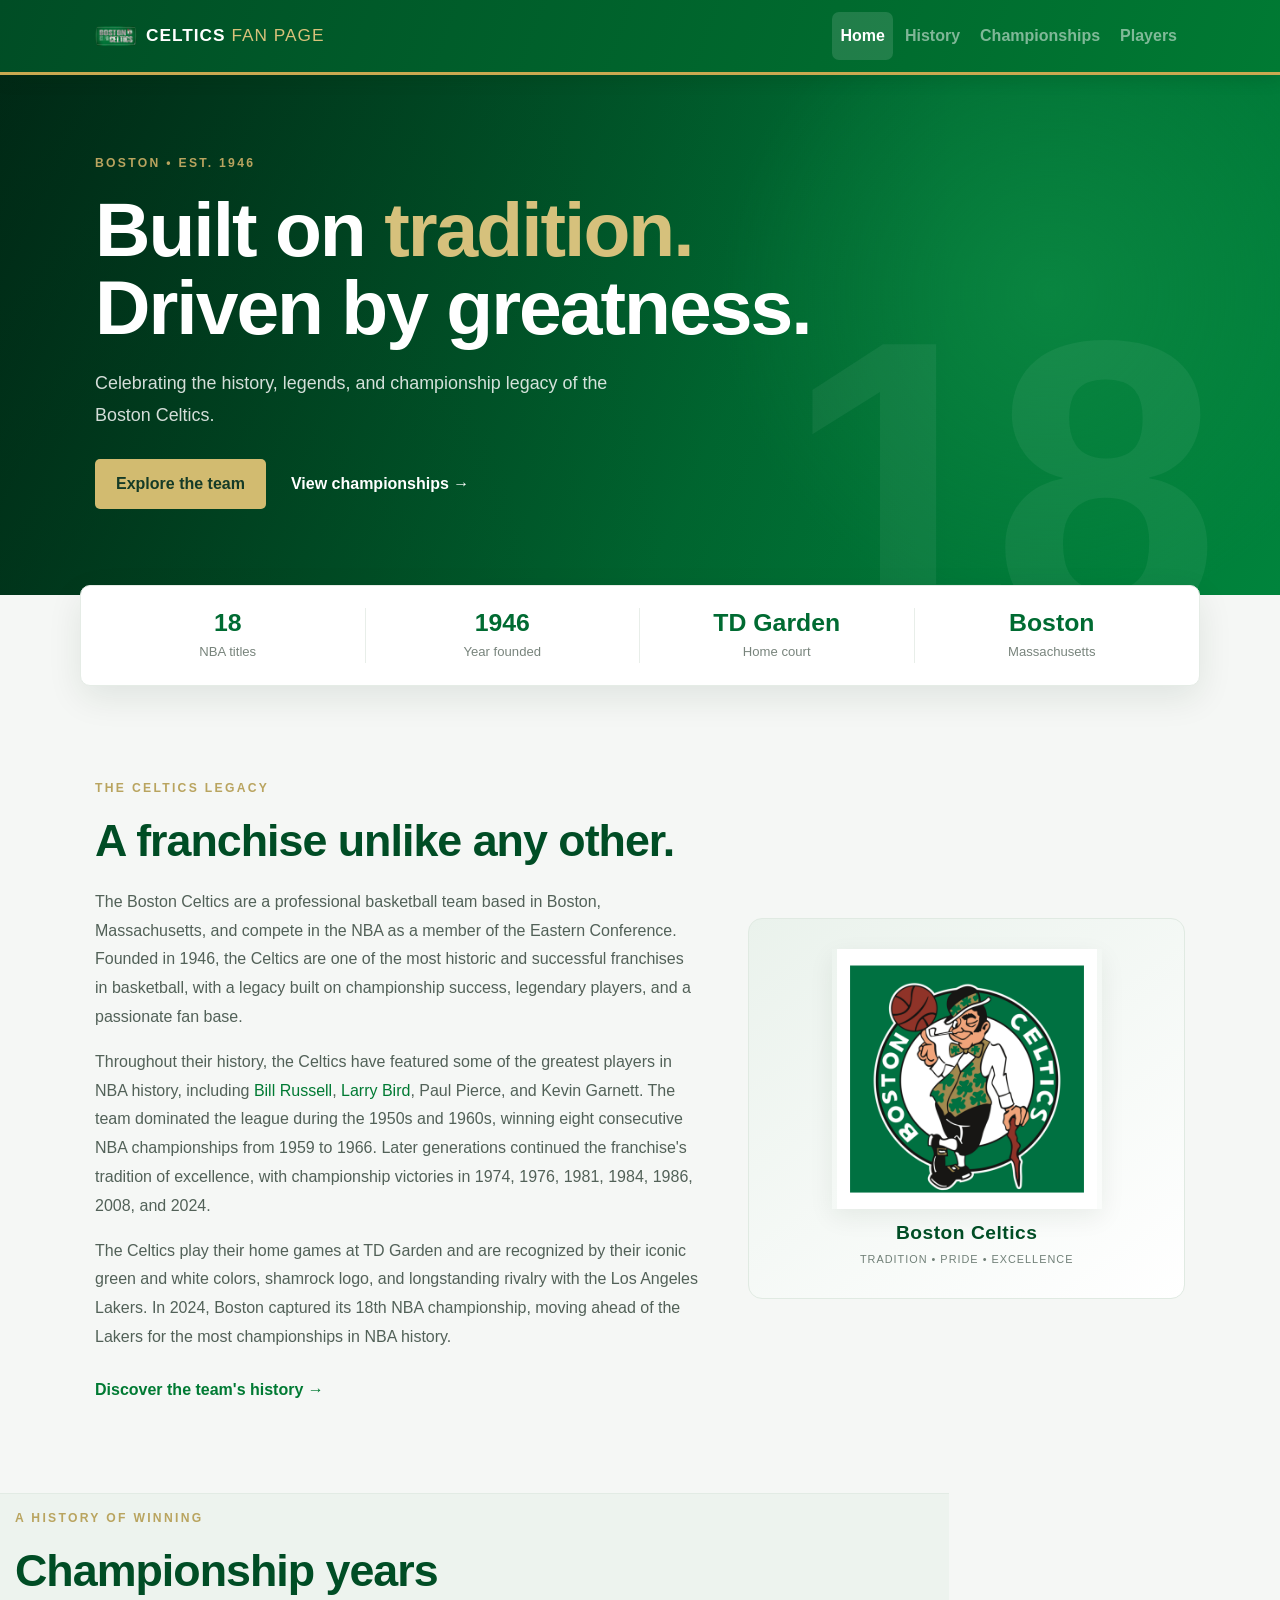
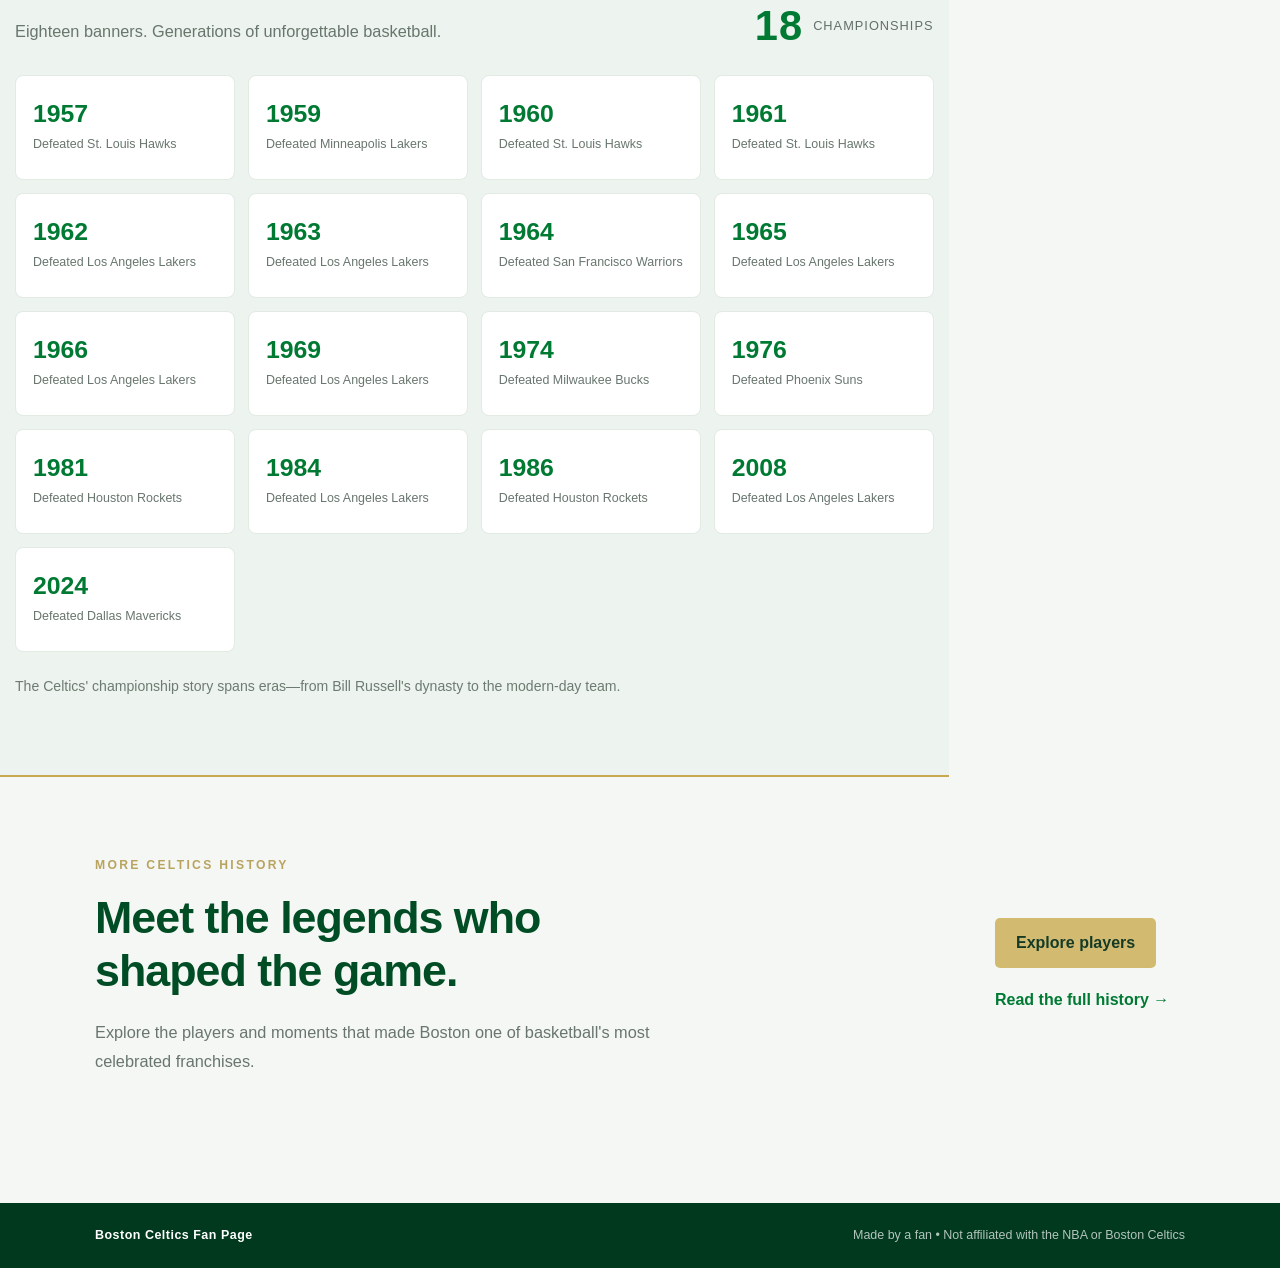
<file: index.html>
<!doctype html>
<html lang="en">
<head>
  <meta charset="utf-8">
  <meta name="viewport" content="width=device-width, initial-scale=1">
  <meta name="description" content="A fan-made Boston Celtics website celebrating the team's history, championships, and legendary players.">
  <title>Boston Celtics | Fan Page</title>
  <link rel="icon" href="img/celtics.png" type="image/png">
  <link rel="stylesheet" href="https://stackpath.bootstrapcdn.com/bootstrap/4.3.1/css/bootstrap.min.css" integrity="sha384-ggOyR0iXCbMQv3Xipma34MD+dH/1fQ784/j6cY/iJTQUOhcWr7x9JvoRxT2MZw1T" crossorigin="anonymous">
  <link rel="stylesheet" href="styles.css">
</head>
<body class="home-page">
  <nav class="navbar navbar-expand-lg navbar-dark site-nav sticky-top">
    <div class="container">
      <a class="navbar-brand" href="index.html">
        <img src="img/5a8b44741927cd6b01dfcb63e30c7c65.jpg" alt="Boston Celtics logo">
        <span>CELTICS <span class="brand-light">FAN PAGE</span></span>
      </a>
      <button class="navbar-toggler" type="button" data-toggle="collapse" data-target="#mainNav" aria-controls="mainNav" aria-expanded="false" aria-label="Toggle navigation">
        <span class="navbar-toggler-icon"></span>
      </button>
      <div class="collapse navbar-collapse" id="mainNav">
        <ul class="navbar-nav ml-auto">
          <li class="nav-item active"><a class="nav-link" href="index.html" aria-current="page">Home</a></li>
          <li class="nav-item"><a class="nav-link" href="history.html">History</a></li>
          <li class="nav-item"><a class="nav-link" href="#championships">Championships</a></li>
          <li class="nav-item"><a class="nav-link" href="Players.html">Players</a></li>
        </ul>
      </div>
    </div>
  </nav>

  <header class="celtics-hero">
    <div class="hero-shade"></div>
    <div class="container hero-content">
      <p class="eyebrow">BOSTON • EST. 1946</p>
      <h1>Built on <span>tradition.</span><br>Driven by greatness.</h1>
      <p class="hero-lead">Celebrating the history, legends, and championship legacy of the Boston Celtics.</p>
      <div class="hero-actions">
        <a class="btn btn-celtics" href="#about">Explore the team</a>
        <a class="hero-text-link" href="#championships">View championships <span aria-hidden="true">→</span></a>
      </div>
    </div>
    <div class="hero-mark" aria-hidden="true">18</div>
  </header>

  <main>
    <section class="container stats-strip" aria-label="Team facts">
      <div class="stat-item"><strong>18</strong><span>NBA titles</span></div>
      <div class="stat-item"><strong>1946</strong><span>Year founded</span></div>
      <div class="stat-item"><strong>TD Garden</strong><span>Home court</span></div>
      <div class="stat-item"><strong>Boston</strong><span>Massachusetts</span></div>
    </section>

    <section class="container home-section" id="about">
      <div class="section-kicker">THE CELTICS LEGACY</div>
      <div class="row align-items-center">
        <div class="col-lg-7">
          <h2>A franchise unlike any other.</h2>
          <p>The Boston Celtics are a professional basketball team based in Boston, Massachusetts, and compete in the NBA as a member of the Eastern Conference. Founded in 1946, the Celtics are one of the most historic and successful franchises in basketball, with a legacy built on championship success, legendary players, and a passionate fan base.</p>
          <p>Throughout their history, the Celtics have featured some of the greatest players in NBA history, including <a href="https://en.wikipedia.org/wiki/Bill_Russell">Bill Russell</a>, <a href="https://en.wikipedia.org/wiki/Larry_Bird">Larry Bird</a>, Paul Pierce, and Kevin Garnett. The team dominated the league during the 1950s and 1960s, winning eight consecutive NBA championships from 1959 to 1966. Later generations continued the franchise's tradition of excellence, with championship victories in 1974, 1976, 1981, 1984, 1986, 2008, and 2024.</p>
          <p>The Celtics play their home games at TD Garden and are recognized by their iconic green and white colors, shamrock logo, and longstanding rivalry with the Los Angeles Lakers. In 2024, Boston captured its 18th NBA championship, moving ahead of the Lakers for the most championships in NBA history.</p>
          <a class="inline-link" href="history.html">Discover the team's history <span aria-hidden="true">→</span></a>
        </div>
        <div class="col-lg-5 text-center">
          <div class="logo-feature">
            <img src="img/boston-celtics-1996-logo-png_seeklogo-536954.png" alt="Boston Celtics shamrock logo">
            <span>Boston Celtics</span>
            <small>Tradition • Pride • Excellence</small>
          </div>
        </div>
      </div>
    </section>

    <section class="championship-section" id="championships">
      <div class="container">
        <div class="section-kicker">A HISTORY OF WINNING</div>
        <div class="section-heading-row">
          <div>
            <h2>Championship years</h2>
            <p class="section-intro">Eighteen banners. Generations of unforgettable basketball.</p>
          </div>
          <div class="title-count"><strong>18</strong><span>Championships</span></div>
        </div>
        <div class="championship-grid">
          <article class="title-card"><span class="title-year">1957</span><span class="title-opponent">Defeated St. Louis Hawks</span></article>
          <article class="title-card"><span class="title-year">1959</span><span class="title-opponent">Defeated Minneapolis Lakers</span></article>
          <article class="title-card"><span class="title-year">1960</span><span class="title-opponent">Defeated St. Louis Hawks</span></article>
          <article class="title-card"><span class="title-year">1961</span><span class="title-opponent">Defeated St. Louis Hawks</span></article>
          <article class="title-card"><span class="title-year">1962</span><span class="title-opponent">Defeated Los Angeles Lakers</span></article>
          <article class="title-card"><span class="title-year">1963</span><span class="title-opponent">Defeated Los Angeles Lakers</span></article>
          <article class="title-card"><span class="title-year">1964</span><span class="title-opponent">Defeated San Francisco Warriors</span></article>
          <article class="title-card"><span class="title-year">1965</span><span class="title-opponent">Defeated Los Angeles Lakers</span></article>
          <article class="title-card"><span class="title-year">1966</span><span class="title-opponent">Defeated Los Angeles Lakers</span></article>
          <article class="title-card"><span class="title-year">1969</span><span class="title-opponent">Defeated Los Angeles Lakers</span></article>
          <article class="title-card"><span class="title-year">1974</span><span class="title-opponent">Defeated Milwaukee Bucks</span></article>
          <article class="title-card"><span class="title-year">1976</span><span class="title-opponent">Defeated Phoenix Suns</span></article>
          <article class="title-card"><span class="title-year">1981</span><span class="title-opponent">Defeated Houston Rockets</span></article>
          <article class="title-card"><span class="title-year">1984</span><span class="title-opponent">Defeated Los Angeles Lakers</span></article>
          <article class="title-card"><span class="title-year">1986</span><span class="title-opponent">Defeated Houston Rockets</span></article>
          <article class="title-card"><span class="title-year">2008</span><span class="title-opponent">Defeated Los Angeles Lakers</span></article>
          <article class="title-card"><span class="title-year">2024</span><span class="title-opponent">Defeated Dallas Mavericks</span></article>
        </div>
        <p class="championship-note">The Celtics' championship story spans eras—from Bill Russell's dynasty to the modern-day team.</p>
      </div>
    </section>

    <section class="container home-cta">
      <div>
        <div class="section-kicker">MORE CELTICS HISTORY</div>
        <h2>Meet the legends who shaped the game.</h2>
        <p>Explore the players and moments that made Boston one of basketball's most celebrated franchises.</p>
      </div>
      <div class="cta-actions">
        <a class="btn btn-celtics" href="Players.html">Explore players</a>
        <a class="inline-link" href="history.html">Read the full history <span aria-hidden="true">→</span></a>
      </div>
    </section>
  </main>

  <footer class="site-footer">
    <div class="container"><span>Boston Celtics Fan Page</span><span>Made by a fan • Not affiliated with the NBA or Boston Celtics</span></div>
  </footer>

  <script src="https://code.jquery.com/jquery-3.3.1.slim.min.js" integrity="sha384-q8i/X+965DzO0rT7abK41JStQIAqVgRVzpbzo5smXKp4YfRvH+8abtTE1Pi6jizo" crossorigin="anonymous"></script>
  <script src="https://cdnjs.cloudflare.com/ajax/libs/popper.js/1.14.7/umd/popper.min.js" integrity="sha384-UO2eT0CpHqdSJQ6hJty5KVphtPhzWj9WO1clHTMGa3JDZwrnQq4sF86dIHNDz0W1" crossorigin="anonymous"></script>
  <script src="https://stackpath.bootstrapcdn.com/bootstrap/4.3.1/js/bootstrap.min.js" integrity="sha384-JjSmVgyd0p3pXB1rRibZUAYoIIy6OrQ6VrjIEaFf/nJGzIxFDsf4x0xIM+B07jRM" crossorigin="anonymous"></script>
</body>
</html>
</file>
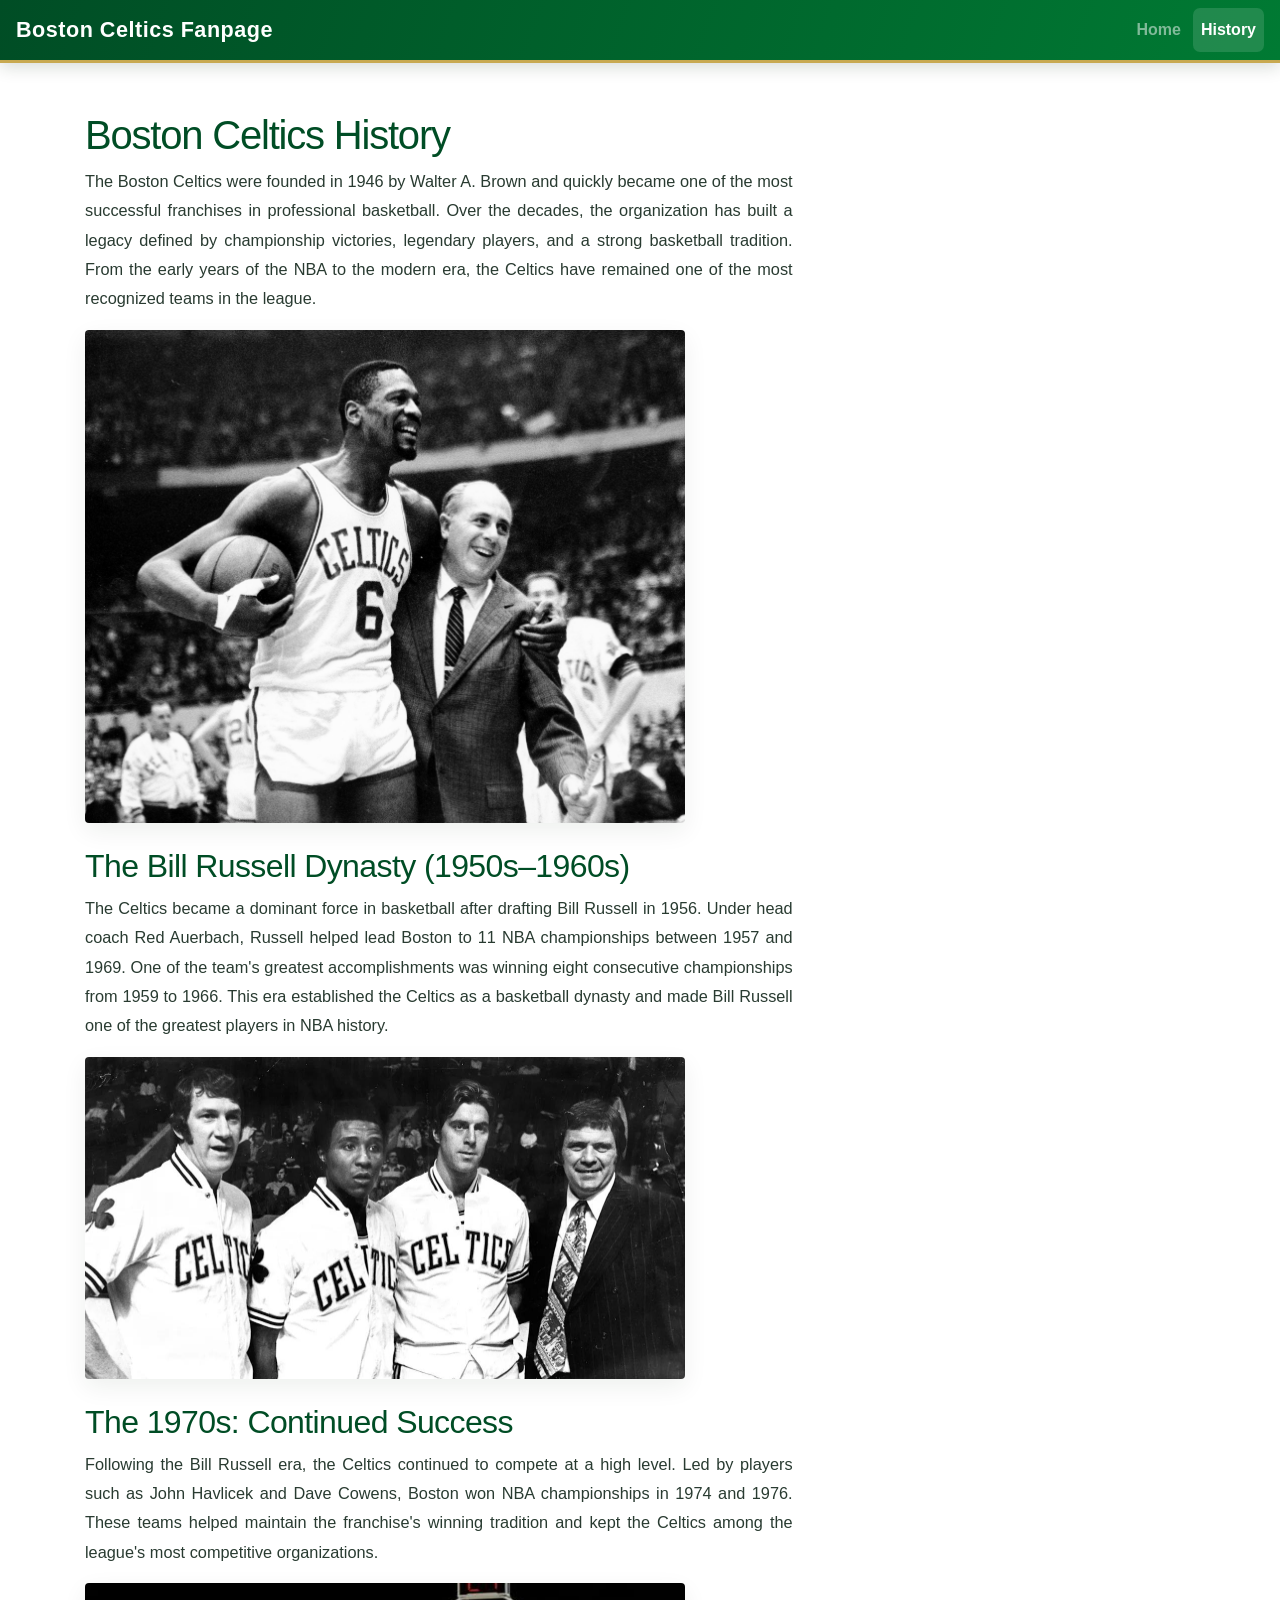
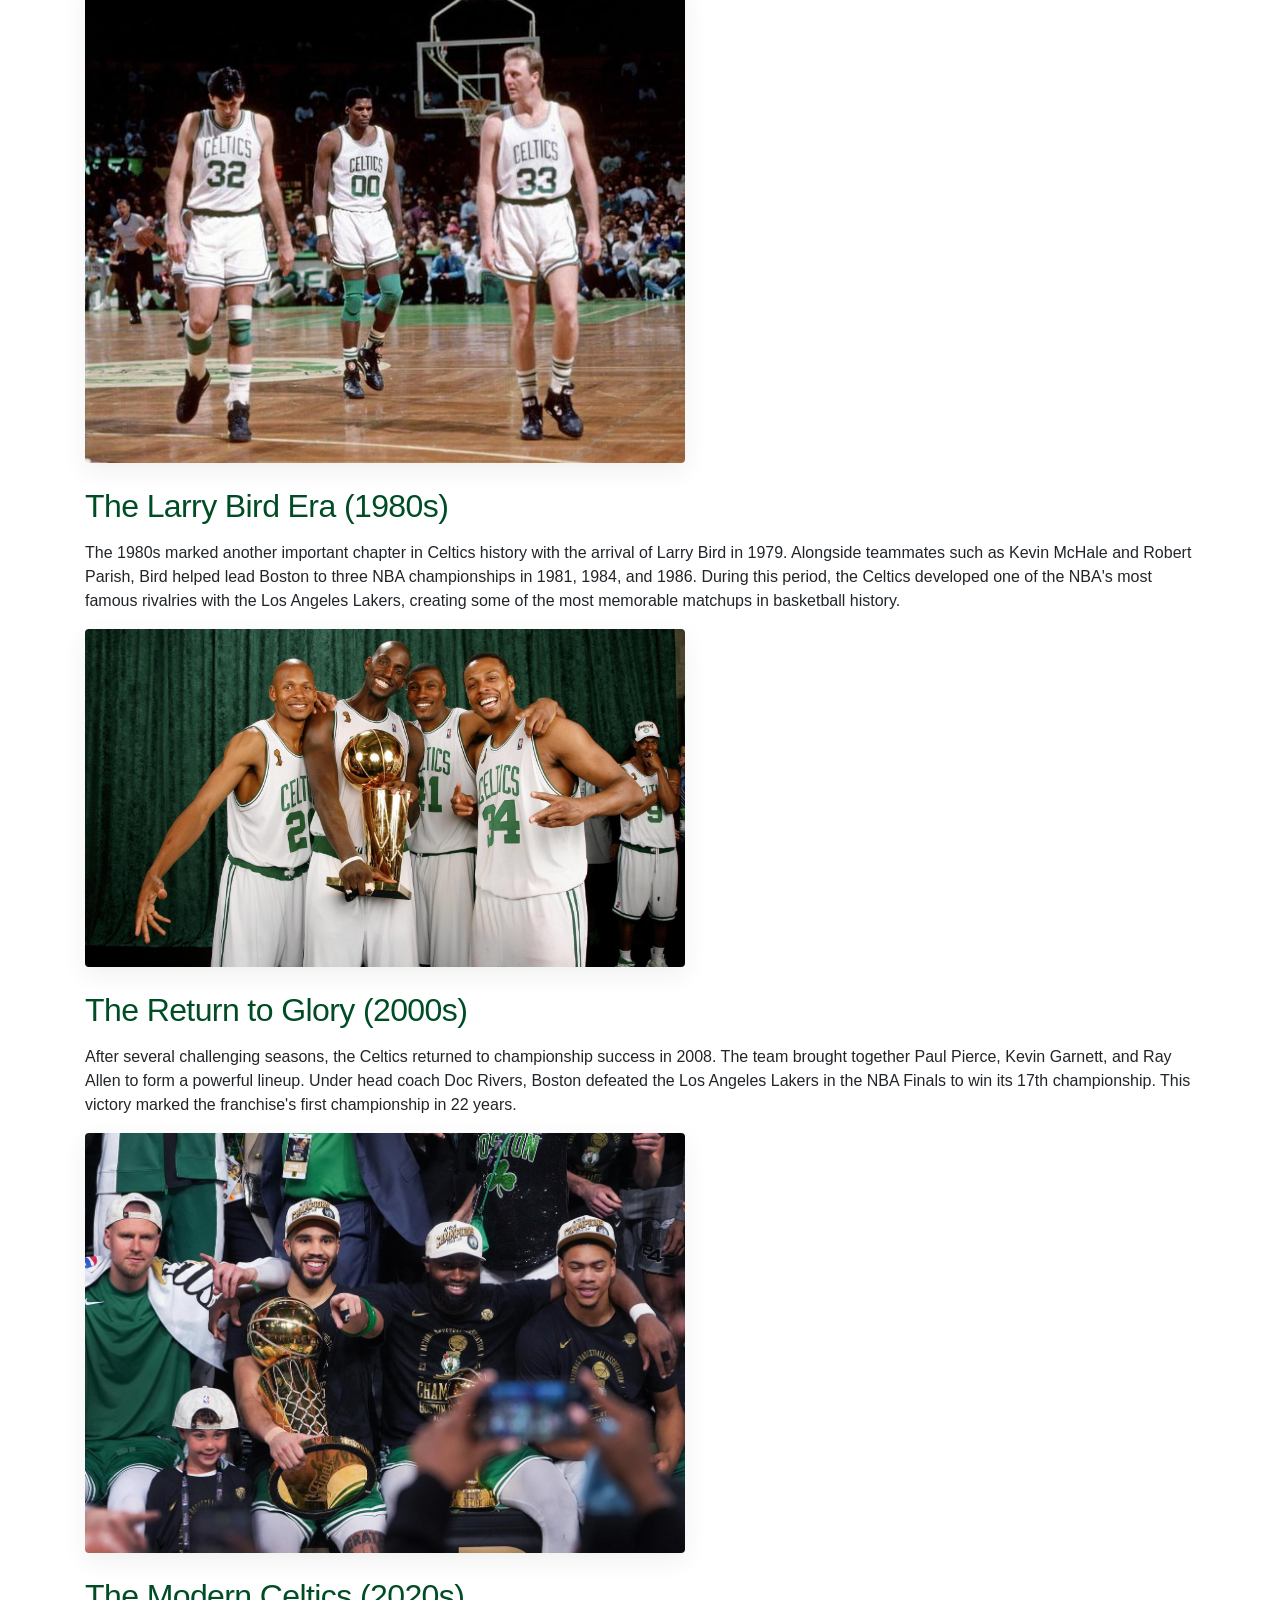
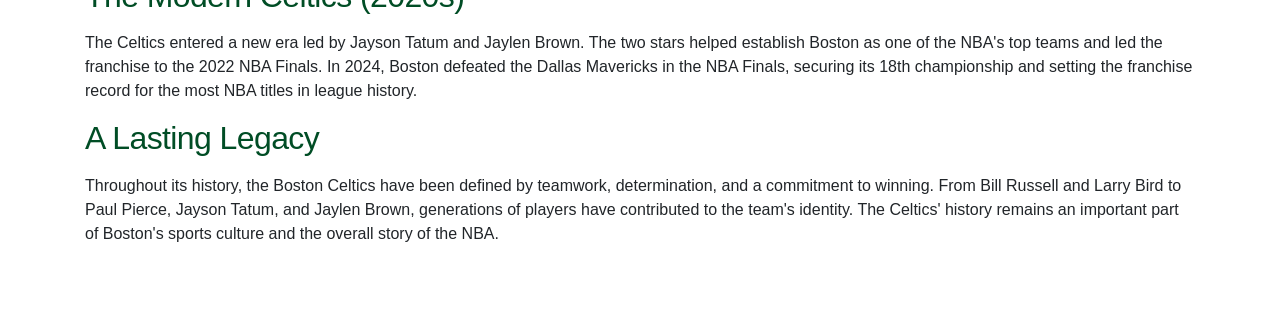
<file: history.html>
<!doctype html>
<html lang="en">
  <head>
    <meta charset="utf-8">
    <meta name="viewport" content="width=device-width, initial-scale=1">
    <title>Boston Celtics History</title>
  <link rel="icon" href="img/celtics.png" type="image/png">

    <link rel="stylesheet" href="styles.css">
    <link
      rel="stylesheet"
      href="https://stackpath.bootstrapcdn.com/bootstrap/4.3.1/css/bootstrap.min.css"
    >
  </head>

  <body>
    <nav class="navbar navbar-expand-lg navbar-dark site-nav sticky-top">
      <a class="navbar-brand" href="index.html">
        Boston Celtics Fanpage
      </a>

      <ul class="navbar-nav ml-auto text-right">
        <li class="nav-item">
          <a class="nav-link" href="index.html">Home</a>
        </li>
        <li class="nav-item active">
          <a class="nav-link" href="history.html">History</a>
        </li>
      </ul>
    </nav>

    <main class="container mt-4">
      <h1>Boston Celtics History</h1>
  <p align="justify">
   The Boston Celtics were founded in 1946 by Walter A. Brown and quickly became one of the most successful franchises in professional basketball. Over the decades, the organization has built a legacy defined by championship victories, legendary players, and a strong basketball tradition. From the early years of the NBA to the modern era, the Celtics have remained one of the most recognized teams in the league.
  </p>

<img
  src="img/XMDyF9N0v3UtsMQMTBq5jCWRIBoG4U77FnJwBXsB_3hcXbmXVucrqyQ5RlTUe1e10_o9CTrl8fuUD4D3rayAQ1dceso2T1YfiZZnK12-l5Z_kD68lXj9xbbslgzBVVU9nwtGoL138zWRzam8xv-u30nfLytadRpenkKZGK8L_vOwBTrGbs5_7uCJkJlM5I0W.jpg"
  width="600"
  class="img-fluid rounded mb-4"
  alt="Boston Celtics championship team"
>

<h2>The Bill Russell Dynasty (1950s–1960s)</h2>
 
<p align="justify">
The Celtics became a dominant force in basketball after drafting Bill Russell in 1956. Under head coach Red Auerbach, Russell helped lead Boston to 11 NBA championships between 1957 and 1969. One of the team's greatest accomplishments was winning eight consecutive championships from 1959 to 1966. This era established the Celtics as a basketball dynasty and made Bill Russell one of the greatest players in NBA history.
</p>
<img
  src="img/yapg70p5q-VxC6XhHJnVOCEmaF66bY7C3NS8-UfCwqDviF6v9IfW2L5Zm32OKDk10W40DokEGPbs8Vswe5R8n-QK1_LRwctlPzpi6ZMjnxbxzuGlLi0xGkL1GI5FUcKRpTn4KeEz_jA-leCp9UI7T7ZDAumvMOUFE8KwD84sKUZmU0N3wR1gKJzC-GP-1SWp.jpg"
  width="600"
  class="img-fluid rounded mb-4"
  alt="Boston Celtics championship team"
>
<h2>The 1970s: Continued Success</h2>
      <p align="justify">
        Following the Bill Russell era, the Celtics continued to compete at a high level. Led by players such as John Havlicek and Dave Cowens, Boston won NBA championships in 1974 and 1976. These teams helped maintain the franchise's winning tradition and kept the Celtics among the league's most competitive organizations.
      </p>
<img
  src="img/bnomaVBpIFDGUct1piXuJGcq0UlVmSoajsQm5cosbhNOvpuOmRxD5G_tfrXZloyMyH6FWx-Q_Ee2sASs2V13iuTEpU0GCa7AHxs6S5_LdCo9uyqJ-jqm7izcpytRdhziHDKw7Okq2rvzU3CDd3DWfF9hnvZ6FSvh0Gr_2NLKFJA0Depe8gol6QgwQc7iFWOt.jpg"
  width="600"
  class="img-fluid rounded mb-4"
  alt="Boston Celtics championship team"
>
<h2>The Larry Bird Era (1980s)</h2>
<p align="justify"></p>
The 1980s marked another important chapter in Celtics history with the arrival of Larry Bird in 1979. Alongside teammates such as Kevin McHale and Robert Parish, Bird helped lead Boston to three NBA championships in 1981, 1984, and 1986. During this period, the Celtics developed one of the NBA's most famous rivalries with the Los Angeles Lakers, creating some of the most memorable matchups in basketball history.
</p>

<img
  src="img/hI8zWZ_i5K6JLv8d4YkwVqcuJfb56KaTpAXkpp_pA5Uui06JdCs1AejrlzozsATanmmhCzfyhjnK7GwexX330igJ0ZSEP0IEUumunAZGGIID48aO9aC3rgR5zRk5QsjKJ1N5zXJVY2ymlgVya5KY_tZ5hJFHu_fiImpOn-163R81DB0UZdL6xaFpnDtedop3.jpg"
  width="600"
  class="img-fluid rounded mb-4"
  alt="Boston Celtics championship team"
>

<h2>The Return to Glory (2000s)</h2>

<p align="justify"></p>
After several challenging seasons, the Celtics returned to championship success in 2008. The team brought together Paul Pierce, Kevin Garnett, and Ray Allen to form a powerful lineup. Under head coach Doc Rivers, Boston defeated the Los Angeles Lakers in the NBA Finals to win its 17th championship. This victory marked the franchise's first championship in 22 years.
</p>

<img
  src="img/yAAg54xolv_ystjjWtP4aeFXirke8Xa-IHVw4uXTALnnx-DFTgvXKCCfNzt0lv94WcPZ0T3nr2HgZT-t6mgtxSoGWRKOURv4eGrGjV8U7Dxu37U8JDeV3SGZEAsk6BL1CkPfTpSgyjoUNf-ttWo_Vc7KBSJurb9AliAXE5yLuYY.jpg"
  width="600"
  class="img-fluid rounded mb-4"
  alt="Boston Celtics championship team"
>
  <h2>The Modern Celtics (2020s)</h2>
  <p align="justify"></p>
The Celtics entered a new era led by Jayson Tatum and Jaylen Brown. The two stars helped establish Boston as one of the NBA's top teams and led the franchise to the 2022 NBA Finals. In 2024, Boston defeated the Dallas Mavericks in the NBA Finals, securing its 18th championship and setting the franchise record for the most NBA titles in league history.
  </p>

  <h2>A Lasting Legacy</h2>
 <p align="justify"></p>
Throughout its history, the Boston Celtics have been defined by teamwork, determination, and a commitment to winning. From Bill Russell and Larry Bird to Paul Pierce, Jayson Tatum, and Jaylen Brown, generations of players have contributed to the team's identity. The Celtics' history remains an important part of Boston's sports culture and the overall story of the NBA.
   </p>


      </ul>
    </main>
  </body>
</html>
</file>
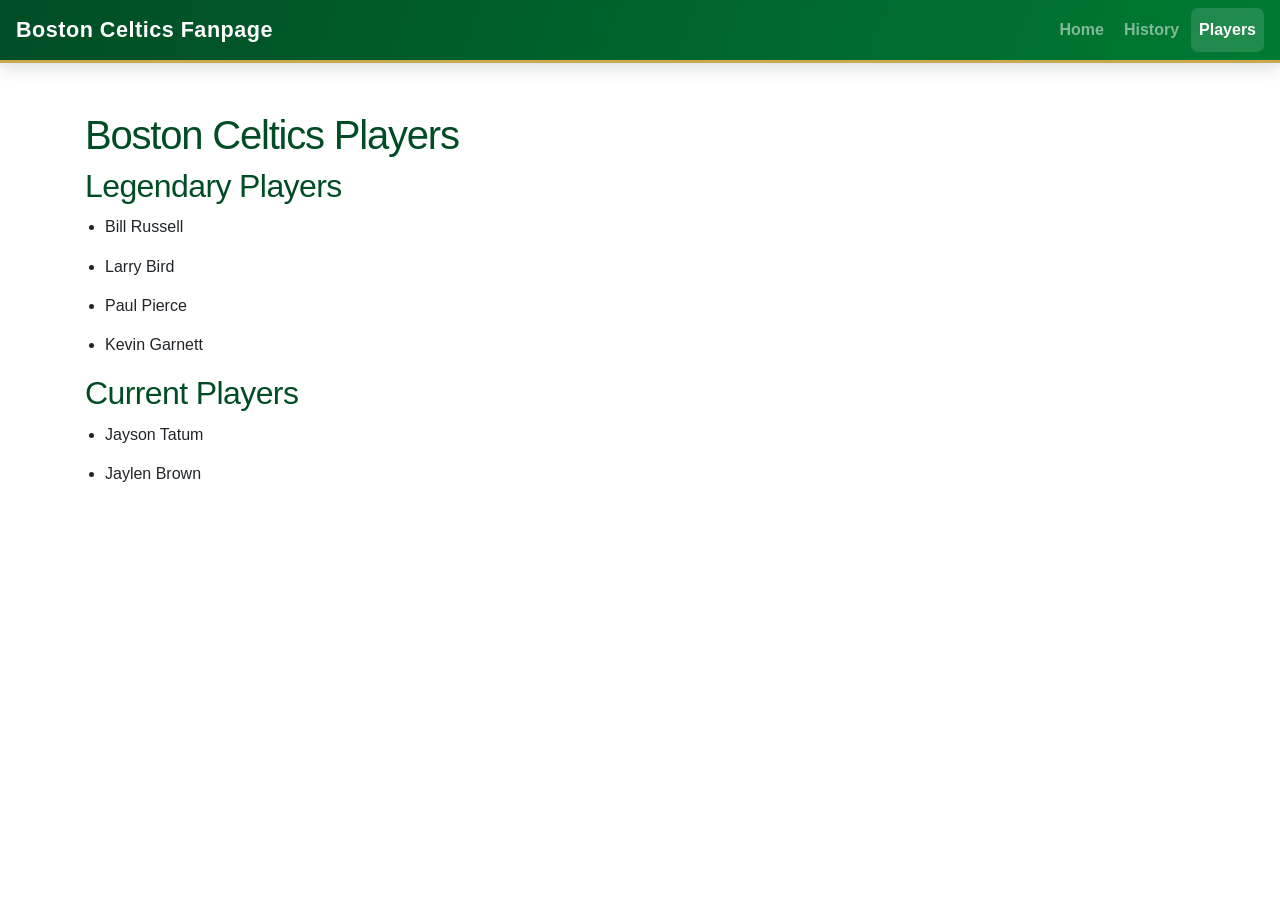
<file: Player.html>
<!doctype html>
<html lang="en">
  <head>
    <meta charset="utf-8">
    <meta name="viewport" content="width=device-width, initial-scale=1">
    <title>Boston Celtics Players</title>

    <link rel="stylesheet" href="styles.css">
    <link
      rel="stylesheet"
      href="https://stackpath.bootstrapcdn.com/bootstrap/4.3.1/css/bootstrap.min.css"
    >
  </head>

  <body>
    <nav class="navbar navbar-expand-lg navbar-dark site-nav sticky-top">
      <a class="navbar-brand" href="index.html">
        Boston Celtics Fanpage
      </a>

      <ul class="navbar-nav ml-auto">
        <li class="nav-item">
          <a class="nav-link" href="index.html">Home</a>
        </li>
        <li class="nav-item">
          <a class="nav-link" href="history.html">History</a>
        </li>
        <li class="nav-item active">
          <a class="nav-link" href="Player.html">Players</a>
        </li>
      </ul>
    </nav>

    <main class="container mt-4">
      <h1>Boston Celtics Players</h1>

      <h2>Legendary Players</h2>
      <ul>
        <li>Bill Russell</li>
        <li>Larry Bird</li>
        <li>Paul Pierce</li>
        <li>Kevin Garnett</li>
      </ul>

      <h2>Current Players</h2>
      <ul>
        <li>Jayson Tatum</li>
        <li>Jaylen Brown</li>
      </ul>
    </main>
  </body>
</html>
</file>
<file: styles.css>
:root {
  --celtics-green: #007a33;
  --celtics-deep-green: #004d25;
  --celtics-dark: #123524;
  --celtics-gold: #c8a951;

  --page-background: #f4f7f4;
  --card-background: #ffffff;
  --body-text: #293b31;
  --muted-text: #718078;
  --border-color: #e2eae4;

  --shadow: 0 8px 24px rgba(0, 45, 20, 0.07);
  --shadow-hover: 0 14px 32px rgba(0, 45, 20, 0.13);

  --transition: all 0.25s ease;
}

/* General page styling */
* {
  box-sizing: border-box;
}

body {
  margin: 0;
  color: var(--body-text);
  background: var(--page-background);
  font-family: "Inter", "Segoe UI", Arial, sans-serif;
  line-height: 1.7;
  -webkit-font-smoothing: antialiased;
}

/* Navigation */
.site-nav {
  background: linear-gradient(
    110deg,
    var(--celtics-deep-green),
    var(--celtics-green)
  );
  border-bottom: 3px solid var(--celtics-gold);
  box-shadow: 0 4px 16px rgba(0, 40, 18, 0.16);
  padding: 12px 0;
}

.site-nav .navbar-brand {
  color: #fff;
  font-size: 1.35rem;
  font-weight: 800;
  letter-spacing: 0.5px;
  transition: var(--transition);
}

.site-nav .nav-link {
  color: rgba(255, 255, 255, 0.88);
  font-weight: 600;
  padding: 10px 15px;
  transition: var(--transition);
}

.site-nav .navbar-brand:hover,
.site-nav .nav-link:hover,
.site-nav .nav-link:focus {
  color: var(--celtics-gold);
}

.site-nav .nav-link:hover {
  transform: translateY(-2px);
}

/* Headings */
h1,
h2,
h3 {
  color: var(--celtics-deep-green);
  font-weight: 800;
  line-height: 1.2;
  letter-spacing: -0.6px;
}

h1 {
  font-size: clamp(2.2rem, 5vw, 3.5rem);
}

h2 {
  font-size: clamp(1.7rem, 3vw, 2.3rem);
  margin-bottom: 18px;
}

h3 {
  font-size: 1.35rem;
}

/* Paragraphs */
p {
  color: var(--body-text);
  line-height: 1.8;
}

small,
.text-muted {
  color: var(--muted-text) !important;
}

/* Links */
a:not(.btn) {
  color: var(--celtics-green);
  text-decoration: none;
  transition: var(--transition);
}

a:not(.btn):hover {
  color: var(--celtics-deep-green);
}

/* Buttons */
.btn-primary {
  color: #fff;
  background: var(--celtics-green);
  border: 1px solid var(--celtics-green);
  border-radius: 8px;
  padding: 11px 22px;
  font-weight: 700;
  transition: var(--transition);
}

.btn-primary:hover,
.btn-primary:focus {
  color: #fff;
  background: var(--celtics-deep-green);
  border-color: var(--celtics-deep-green);
  transform: translateY(-2px);
  box-shadow: 0 6px 15px rgba(0, 90, 39, 0.2);
}

/* Cards */
.card {
  background: var(--card-background);
  border: 1px solid var(--border-color);
  border-radius: 14px;
  overflow: hidden;
  box-shadow: var(--shadow);
  transition: var(--transition);
}

.card:hover {
  transform: translateY(-5px);
  box-shadow: var(--shadow-hover);
}

.card-body {
  padding: 22px;
}

.card-title {
  color: var(--celtics-deep-green);
  font-weight: 750;
  margin-bottom: 12px;
}

.card img {
  object-fit: cover;
}

/* Images */
img {
  max-width: 100%;
}

.img-fluid {
  border-radius: 12px;
}

/* Tables */
table {
  background: #fff;
  border-radius: 10px;
  overflow: hidden;
}

thead {
  background: var(--celtics-deep-green);
  color: #fff;
}

th,
td {
  padding: 13px 16px !important;
  border-color: var(--border-color) !important;
}

/* Forms */
input,
select,
textarea {
  border: 1px solid var(--border-color) !important;
  border-radius: 8px !important;
  padding: 10px 12px !important;
}

input:focus,
select:focus,
textarea:focus {
  border-color: var(--celtics-green) !important;
  box-shadow: 0 0 0 3px rgba(0, 122, 51, 0.12) !important;
  outline: none;
}

/* Chart text colors */
.text-green,
font[color="Green"] {
  color: var(--celtics-green) !important;
}

.text-gold,
font[color="Red"] {
  color: var(--celtics-gold) !important;
}

.text-muted-green,
font[color="Blue"] {
  color: #42604f !important;
}

/* Chart legends */
.my-legend ul.legend-labels li span[style*="background:Green"] {
  background: var(--celtics-green) !important;
}

.my-legend ul.legend-labels li span[style*="background:Red"] {
  background: var(--celtics-gold) !important;
}

.my-legend ul.legend-labels li span[style*="background:Blue"] {
  background: #42604f !important;
}

/* Section spacing */
section {
  padding-top: 35px;
  padding-bottom: 35px;
}

/* Horizontal dividers */
hr {
  border: 0;
  border-top: 1px solid var(--border-color);
  margin: 30px 0;
}

/* Mobile improvements */
@media (max-width: 768px) {
  .site-nav {
    padding: 8px 0;
  }

  .site-nav .nav-link {
    padding: 8px 10px;
  }

  .card-body {
    padding: 17px;
  }

  section {
    padding-top: 22px;
    padding-bottom: 22px;
  }
}


/* Additional layout polish */
.container {
  max-width: 1120px;
}

main,
.container.mt-3,
.container.mt-4 {
  padding-top: 24px;
  padding-bottom: 48px;
}

h1 {
  margin-top: 18px;
  margin-bottom: 24px;
  letter-spacing: -1.2px;
}

h2,
h3 {
  margin-top: 30px;
  margin-bottom: 16px;
}

p {
  max-width: 78ch;
  font-size: 1.02rem;
}

.site-nav .navbar-brand img {
  width: 42px;
  height: 42px;
  object-fit: contain;
  border-radius: 50%;
  margin-right: 8px;
}

.site-nav .nav-link {
  border-radius: 7px;
  margin-left: 4px;
}

.site-nav .nav-item.active .nav-link {
  color: #fff;
  background: rgba(255, 255, 255, 0.13);
}

.container img:not(.navbar-brand img) {
  box-shadow: var(--shadow);
}

ul {
  padding-left: 1.25rem;
}

main ul li,
.container > ul li {
  margin-bottom: 12px;
  line-height: 1.7;
}

#championships {
  padding-top: 14px;
  border-bottom: 2px solid var(--celtics-gold);
  display: inline-block;
}

#championships + ul,
.container ul:has(font[color="Green"]) {
  background: #fff;
  border: 1px solid var(--border-color);
  border-radius: 14px;
  padding: 22px 28px 22px 44px;
  box-shadow: var(--shadow);
}

#championships + ul li,
.container ul:has(font[color="Green"]) li {
  padding: 8px 0;
  border-bottom: 1px solid #edf1ed;
}

#championships + ul li:last-child,
.container ul:has(font[color="Green"]) li:last-child {
  border-bottom: 0;
}

a:focus-visible,
button:focus-visible {
  outline: 3px solid rgba(200, 169, 81, 0.7);
  outline-offset: 3px;
}

@media (max-width: 768px) {
  .container {
    padding-left: 20px;
    padding-right: 20px;
  }

  .site-nav .navbar-brand {
    font-size: 1.05rem;
  }

  .site-nav .navbar-brand img {
    width: 34px;
    height: 34px;
  }

  .container img {
    height: auto;
  }

  #championships + ul,
  .container ul:has(font[color="Green"]) {
    padding: 16px 18px 16px 34px;
  }
}

@media (prefers-reduced-motion: reduce) {
  *,
  *::before,
  *::after {
    scroll-behavior: auto !important;
    transition-duration: 0.01ms !important;
    animation-duration: 0.01ms !important;
  }
}


/* Homepage redesign */
.home-page { background: #f5f7f5; }
.home-page .site-nav { padding: 10px 0; }
.home-page .navbar-brand { display: flex; align-items: center; gap: 9px; font-size: 1.08rem; letter-spacing: 1px; }
.home-page .navbar-brand img { width: 42px; height: 42px; object-fit: contain; margin: 0; border-radius: 50%; }
.home-page .brand-light { color: #d8c17a; font-weight: 500; }
.home-page .celtics-hero {
  min-height: 490px; position: relative; overflow: hidden; display: flex; align-items: center;
  color: #fff; background: radial-gradient(circle at 82% 42%, rgba(17,145,72,.55), transparent 30%),
  linear-gradient(115deg, #002f19 0%, #006b32 58%, #00843c 100%);
}
.home-page .hero-shade { position: absolute; inset: 0; background: linear-gradient(90deg, rgba(0,25,13,.28), transparent 75%); }
.home-page .hero-content { position: relative; z-index: 1; padding-top: 78px; padding-bottom: 86px; }
.home-page .eyebrow, .home-page .section-kicker { color: #b9a45f; font-size: .76rem; font-weight: 800; letter-spacing: 2.3px; margin-bottom: 15px; }
.home-page .celtics-hero h1 { color: #fff; font-size: clamp(2.8rem, 6vw, 5rem); line-height: 1.02; letter-spacing: -2px; margin: 0 0 20px; }
.home-page .celtics-hero h1 span { color: #d6c17c; }
.home-page .hero-lead { max-width: 560px; color: rgba(255,255,255,.83); font-size: 1.12rem; margin-bottom: 28px; }
.home-page .hero-actions { display: flex; align-items: center; flex-wrap: wrap; gap: 25px; }
.home-page .btn-celtics { display: inline-block; background: #d2bb70; color: #153b27; border: 0; border-radius: 5px; padding: 13px 21px; font-weight: 800; transition: .2s ease; }
.home-page .btn-celtics:hover { background: #ead99d; color: #153b27; transform: translateY(-2px); text-decoration: none; }
.home-page .hero-text-link { color: #fff; font-weight: 700; }
.home-page .hero-text-link:hover { color: #e3d18e; }
.home-page .hero-mark { position: absolute; right: max(5%, calc((100vw - 1120px)/2)); bottom: -95px; color: rgba(255,255,255,.055); font-size: clamp(17rem, 32vw, 28rem); line-height: 1; font-weight: 900; letter-spacing: -20px; pointer-events: none; }
.home-page .stats-strip { position: relative; z-index: 2; margin-top: -34px; background: #fff; border: 1px solid #e5ece6; border-radius: 10px; box-shadow: 0 12px 35px rgba(0,40,18,.09); display: grid; grid-template-columns: repeat(4,1fr); padding: 22px 10px; }
.home-page .stat-item { text-align: center; display: flex; flex-direction: column; gap: 2px; border-right: 1px solid #e8eee9; }
.home-page .stat-item:last-child { border: 0; }
.home-page .stat-item strong { color: #006b32; font-size: 1.55rem; line-height: 1.25; }
.home-page .stat-item span { color: #78847c; font-size: .82rem; }
.home-page .home-section { padding-top: 92px; padding-bottom: 90px; }
.home-page .home-section h2, .home-page .championship-section h2, .home-page .home-cta h2 { font-size: clamp(2rem, 3.5vw, 2.8rem); letter-spacing: -1px; margin: 0 0 20px; }
.home-page .home-section p { color: #526158; font-size: 1rem; max-width: 68ch; }
.home-page .inline-link { color: #007a33; font-weight: 800; display: inline-block; margin-top: 8px; }
.home-page .inline-link:hover { color: #004d25; text-decoration: none; }
.home-page .logo-feature { min-height: 350px; display: flex; flex-direction: column; justify-content: center; align-items: center; background: linear-gradient(145deg,#eaf2ec,#fff); border: 1px solid #e0eae2; border-radius: 14px; padding: 30px; }
.home-page .logo-feature img { width: min(100%, 270px); height: 260px; object-fit: contain; box-shadow: none; }
.home-page .logo-feature span { color: #004d25; font-size: 1.2rem; font-weight: 850; letter-spacing: .5px; margin-top: 8px; }
.home-page .logo-feature small { color: #78847c; letter-spacing: 1px; text-transform: uppercase; font-size: .68rem; }
.home-page .championship-section { background: #edf3ee; padding: 82px 0 76px; border-top: 1px solid #e2ebe4; border-bottom: 1px solid #e2ebe4; }
.home-page .section-heading-row { display: flex; justify-content: space-between; align-items: end; gap: 20px; margin-bottom: 28px; }
.home-page .section-intro { color: #68766d; margin: 0; }
.home-page .title-count { display: flex; align-items: center; gap: 10px; color: #627168; font-size: .8rem; text-transform: uppercase; letter-spacing: 1px; }
.home-page .title-count strong { color: #007a33; font-size: 2.6rem; line-height: 1; }
.home-page .championship-grid { display: grid; grid-template-columns: repeat(4,1fr); gap: 13px; }
.home-page .title-card { background: #fff; border: 1px solid #e1eae3; border-radius: 8px; padding: 18px 17px; min-height: 105px; display: flex; flex-direction: column; justify-content: center; transition: .2s ease; }
.home-page .title-card:hover { transform: translateY(-3px); box-shadow: 0 9px 22px rgba(0,55,25,.08); border-color: #b8cfbf; }
.home-page .title-year { color: #007a33; font-size: 1.55rem; font-weight: 900; line-height: 1.2; }
.home-page .title-opponent { color: #68766d; font-size: .78rem; margin-top: 6px; }
.home-page .championship-note { color: #6d7b72; font-size: .88rem; margin: 22px 0 0; }
.home-page .home-cta { padding-top: 78px; padding-bottom: 78px; display: flex; align-items: center; justify-content: space-between; gap: 35px; }
.home-page .home-cta h2 { max-width: 600px; }
.home-page .home-cta p { color: #68766d; max-width: 600px; margin-bottom: 0; }
.home-page .cta-actions { display: flex; flex-direction: column; align-items: flex-start; gap: 10px; min-width: 190px; }
.home-page .site-footer { background: #00391d; color: rgba(255,255,255,.7); padding: 22px 0; font-size: .78rem; }
.home-page .site-footer .container { display: flex; justify-content: space-between; gap: 15px; flex-wrap: wrap; }
.home-page .site-footer span:first-child { color: #fff; font-weight: 800; letter-spacing: .5px; }
@media (max-width: 767px) {
  .home-page .celtics-hero { min-height: 440px; }
  .home-page .hero-content { padding-top: 65px; padding-bottom: 75px; }
  .home-page .stats-strip { grid-template-columns: repeat(2,1fr); row-gap: 18px; margin-top: -25px; }
  .home-page .stat-item:nth-child(2) { border-right: 0; }
  .home-page .home-section { padding-top: 65px; padding-bottom: 60px; }
  .home-page .logo-feature { margin-top: 32px; min-height: 290px; }
  .home-page .logo-feature img { height: 210px; }
  .home-page .championship-section { padding: 62px 0; }
  .home-page .championship-grid { grid-template-columns: repeat(2,1fr); }
  .home-page .section-heading-row { align-items: flex-start; }
  .home-page .title-count { flex-direction: column; align-items: flex-end; gap: 0; }
  .home-page .home-cta { padding-top: 60px; padding-bottom: 60px; flex-direction: column; align-items: flex-start; }
}
@media (max-width: 380px) {
  .home-page .championship-grid { grid-template-columns: 1fr; }
  .home-page .section-heading-row { flex-direction: column; }
}


/* Players page */
.players-page { background: #f5f7f5; }
.players-page .site-nav { padding: 10px 0; }
.players-page .navbar-brand { display: flex; align-items: center; gap: 9px; font-size: 1.08rem; letter-spacing: 1px; }
.players-page .navbar-brand img { width: 42px; height: 42px; object-fit: contain; margin: 0; border-radius: 50%; }
.players-page .brand-light { color: #d8c17a; font-weight: 500; }
.players-hero { background: linear-gradient(115deg,#00351c,#007a33); color: #fff; padding: 72px 0 68px; }
.players-hero h1 { color: #fff; font-size: clamp(3rem,6vw,4.6rem); margin: 0 0 12px; }
.players-hero p:not(.players-kicker) { color: rgba(255,255,255,.82); max-width: 650px; font-size: 1.05rem; }
.players-kicker { color: #cbb66e; font-size: .72rem; font-weight: 850; letter-spacing: 2px; margin-bottom: 12px; }
.players-jump { display: flex; gap: 24px; flex-wrap: wrap; margin-top: 24px; }
.players-jump a { color: #fff; font-weight: 750; border-bottom: 1px solid rgba(255,255,255,.45); padding-bottom: 4px; }
.players-jump a:hover { color: #e4d28f; text-decoration: none; }
.players-section { padding-top: 72px; padding-bottom: 78px; }
.players-section-heading { display: flex; align-items: end; justify-content: space-between; gap: 20px; margin-bottom: 28px; }
.players-section-heading h2, .hall-section h2 { color: #004d25; font-size: clamp(2rem,4vw,2.8rem); margin: 0 0 8px; }
.players-subtitle { color: #718078; margin: 0; }
.roster-count { color: #007a33; border: 1px solid #cbdccf; border-radius: 30px; padding: 8px 13px; font-size: .7rem; font-weight: 850; letter-spacing: 1px; white-space: nowrap; }
.roster-grid { display: grid; grid-template-columns: repeat(4,minmax(0,1fr)); gap: 18px; }
.player-card { background: #fff; border: 1px solid #e1e9e3; border-radius: 11px; overflow: hidden; box-shadow: 0 7px 22px rgba(0,45,20,.055); transition: .2s ease; }
.player-card:hover { transform: translateY(-4px); box-shadow: 0 13px 28px rgba(0,45,20,.11); }
.player-photo { height: 205px; background: linear-gradient(145deg,#e9f0eb,#dce8df); display: flex; align-items: end; justify-content: center; overflow: hidden; }
.player-photo img { height: 100%; width: 100%; object-fit: contain; object-position: center bottom; box-shadow: none !important; }
.player-info { padding: 17px 17px 18px; }
.player-number { color: #00803a; font-size: .66rem; font-weight: 850; letter-spacing: 1.1px; }
.player-info h3 { color: #123b26; font-size: 1.12rem; margin: 5px 0 8px; }
.player-info p { color: #68766d; font-size: .83rem; line-height: 1.55; min-height: 78px; margin-bottom: 12px; }
.player-meta { display: block; border-top: 1px solid #edf1ed; padding-top: 10px; color: #849087; font-size: .72rem; font-weight: 700; }
.roster-disclaimer, .roster-source { color: #78847c; font-size: .78rem; margin: 18px 0 0; }
.roster-source { margin-top: 5px; }
.hall-section { background: #edf3ee; border-top: 1px solid #e0e9e2; padding: 78px 0 82px; }
.hall-intro { color: #68766d; max-width: 760px; margin: 12px 0 30px; }
.hall-grid { display: grid; grid-template-columns: repeat(3,minmax(0,1fr)); gap: 18px; }
.hall-card { display: flex; flex-direction: column; background: #fff; border: 1px solid #e0e9e2; border-radius: 10px; overflow: hidden; box-shadow: 0 7px 22px rgba(0,45,20,.05); }
.hall-card img { width: 100%; height: 220px; object-fit: contain; object-position: center bottom; background: linear-gradient(145deg,#e5eee7,#d5e3d9); box-shadow: none !important; }
.hall-card div { padding: 18px 19px 20px; }
.hall-era { color: #9b8136; font-size: .62rem; font-weight: 850; letter-spacing: 1.4px; }
.hall-card h3 { color: #004d25; font-size: 1.2rem; margin: 5px 0 8px; }
.hall-card p { color: #68766d; font-size: .84rem; line-height: 1.6; margin: 0; }
.hall-note { color: #78847c; font-size: .78rem; margin: 22px 0 0; }
@media (max-width: 991px) { .roster-grid { grid-template-columns: repeat(3,minmax(0,1fr)); } .hall-grid { grid-template-columns: repeat(2,minmax(0,1fr)); } }
@media (max-width: 650px) { .players-hero { padding: 55px 0; } .players-section { padding-top: 55px; padding-bottom: 58px; } .players-section-heading { align-items: flex-start; flex-direction: column; } .roster-grid { grid-template-columns: repeat(2,minmax(0,1fr)); gap: 12px; } .player-photo { height: 160px; } .player-info { padding: 13px; } .player-info p { font-size: .78rem; min-height: 100px; } .hall-section { padding: 58px 0; } .hall-grid { grid-template-columns: 1fr; } .hall-card { display: grid; grid-template-columns: 125px 1fr; } .hall-card img { height: 100%; min-height: 185px; } .hall-card div { padding: 14px; } }
@media (max-width: 370px) { .roster-grid { grid-template-columns: 1fr; } .player-photo { height: 210px; } .player-info p { min-height: 0; } }
</file>
